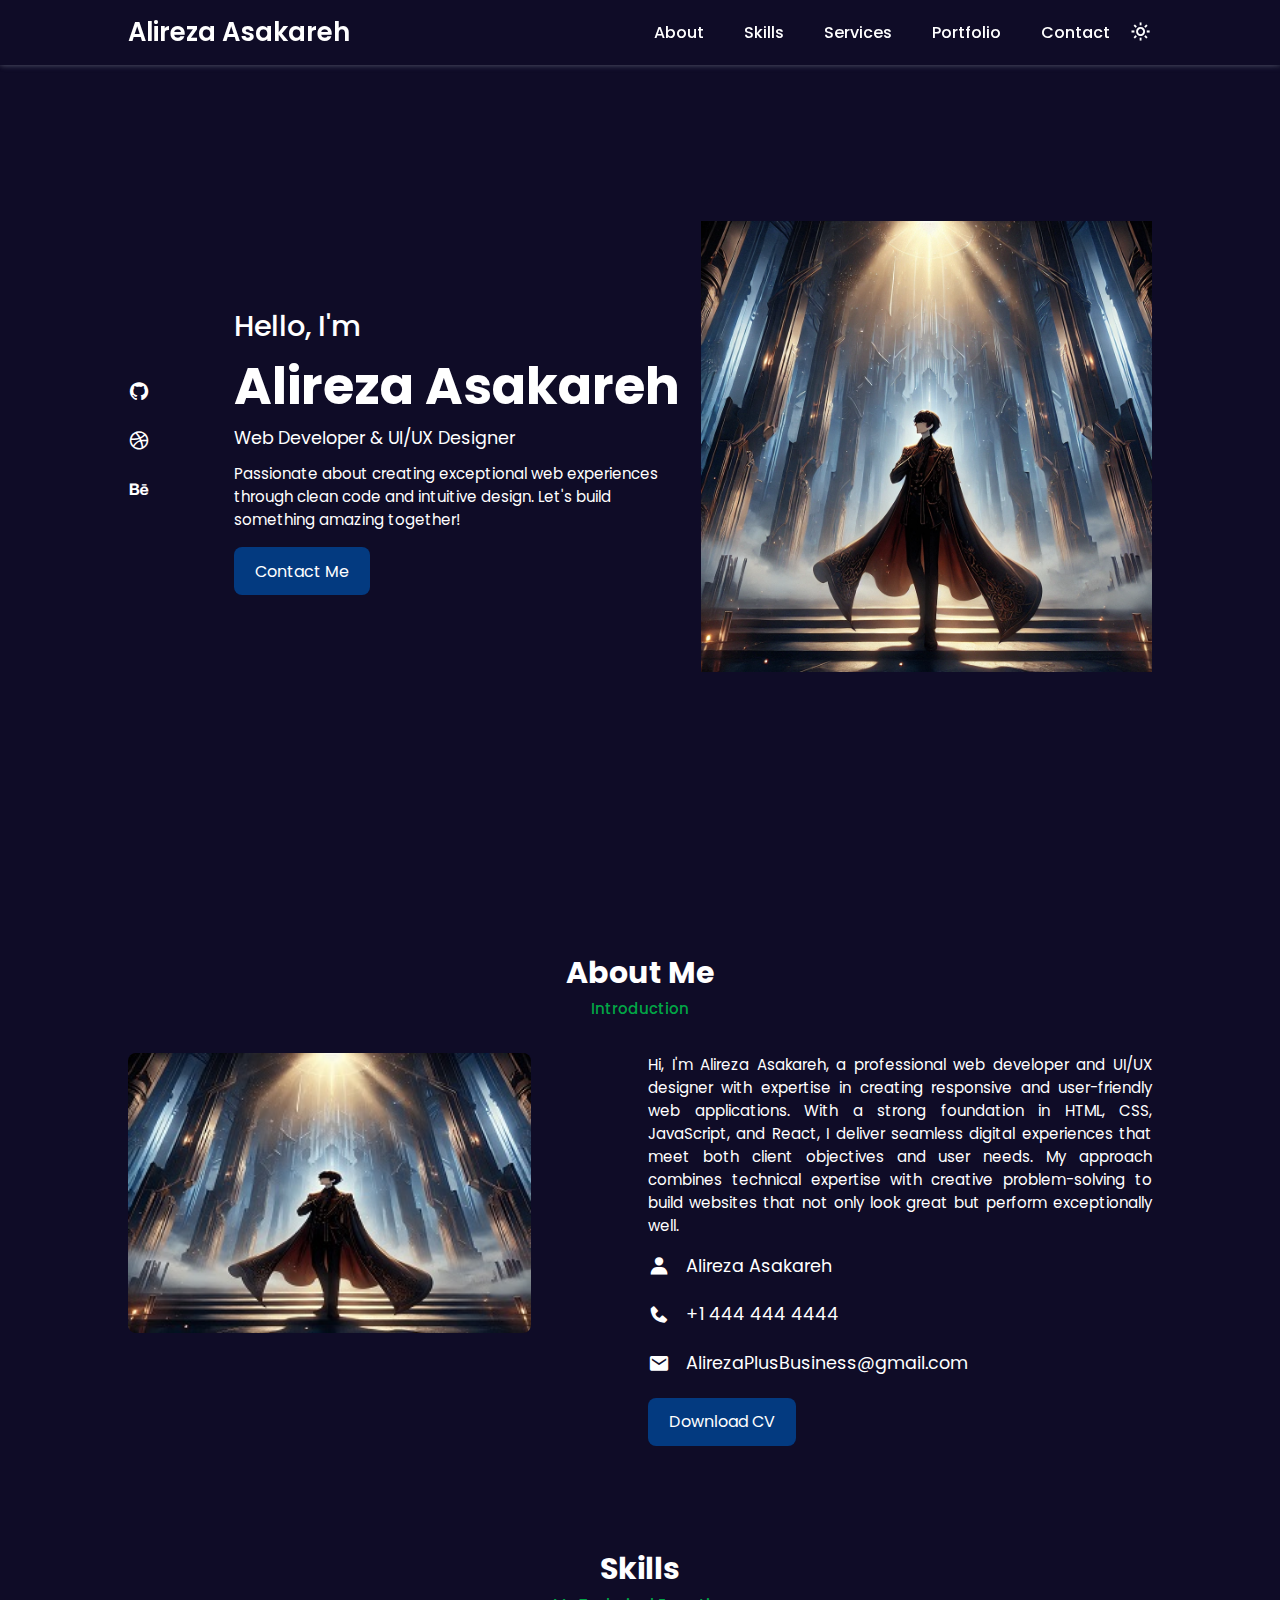
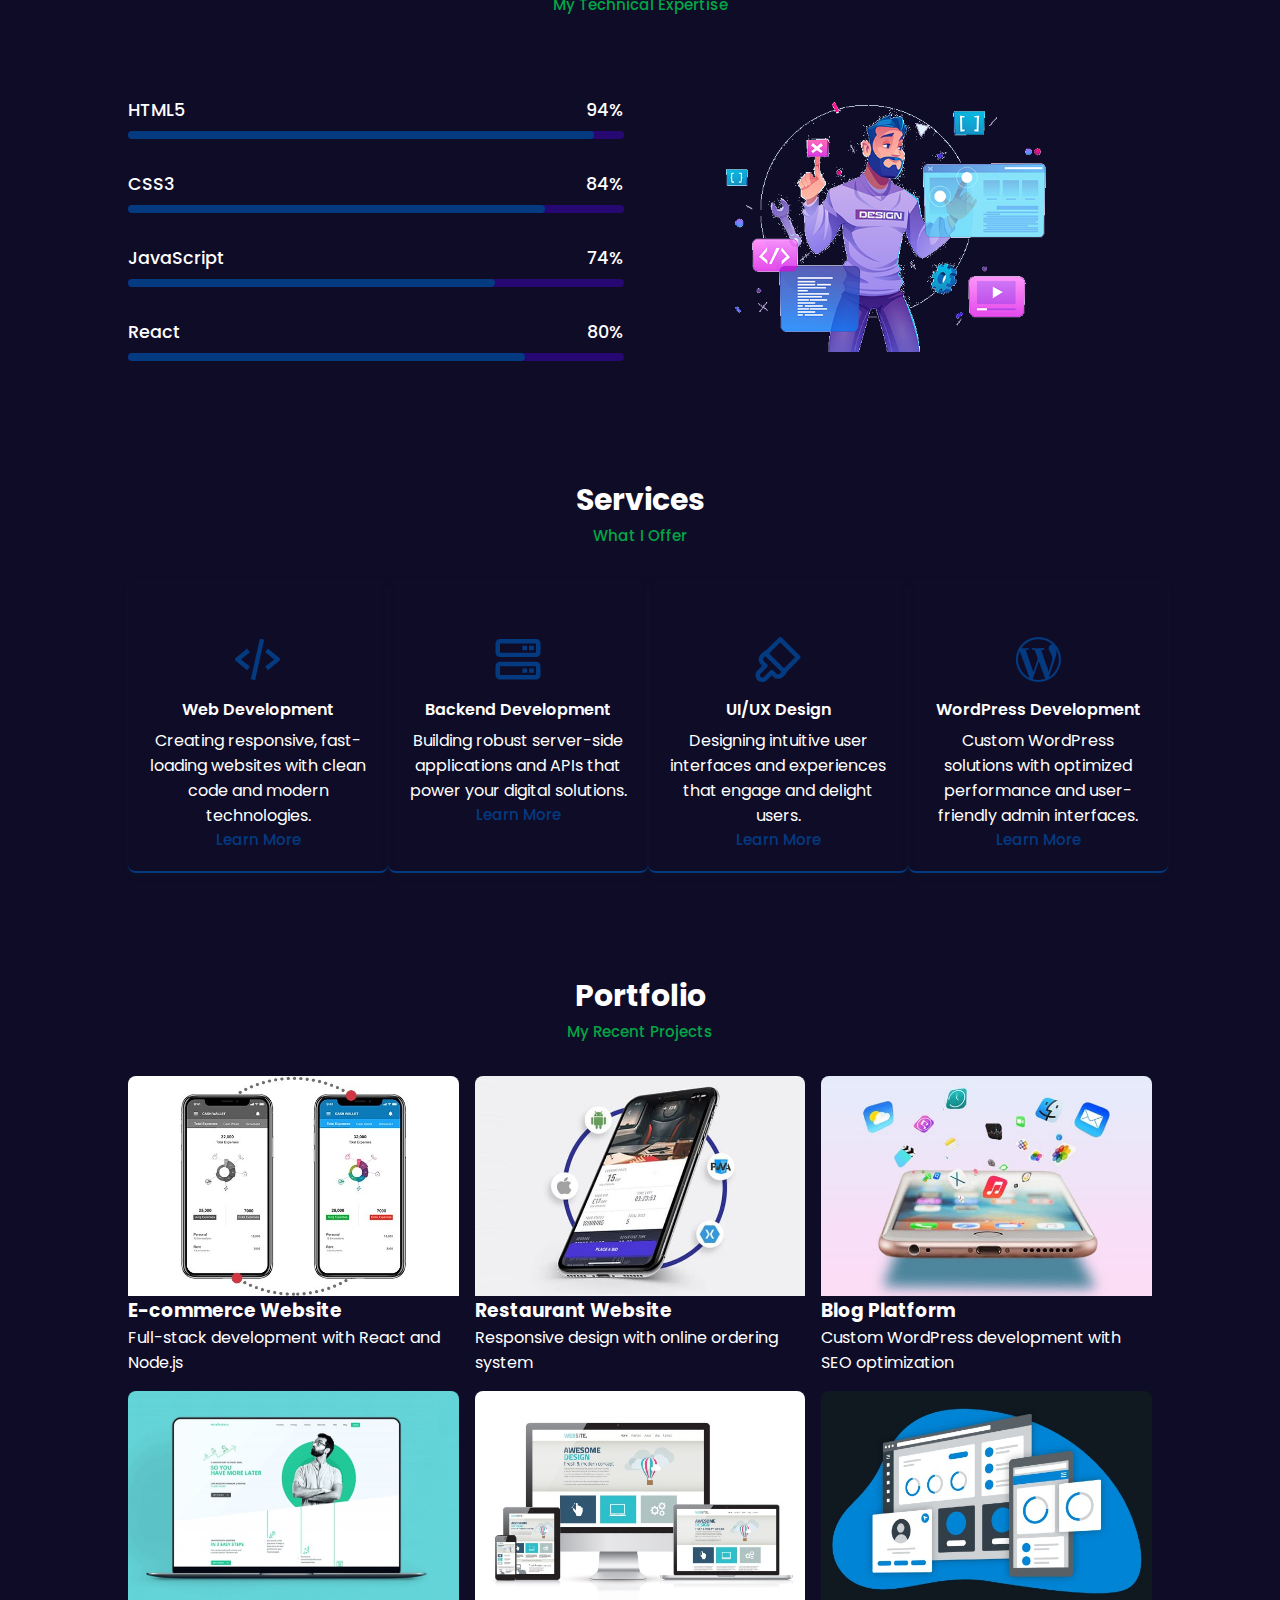
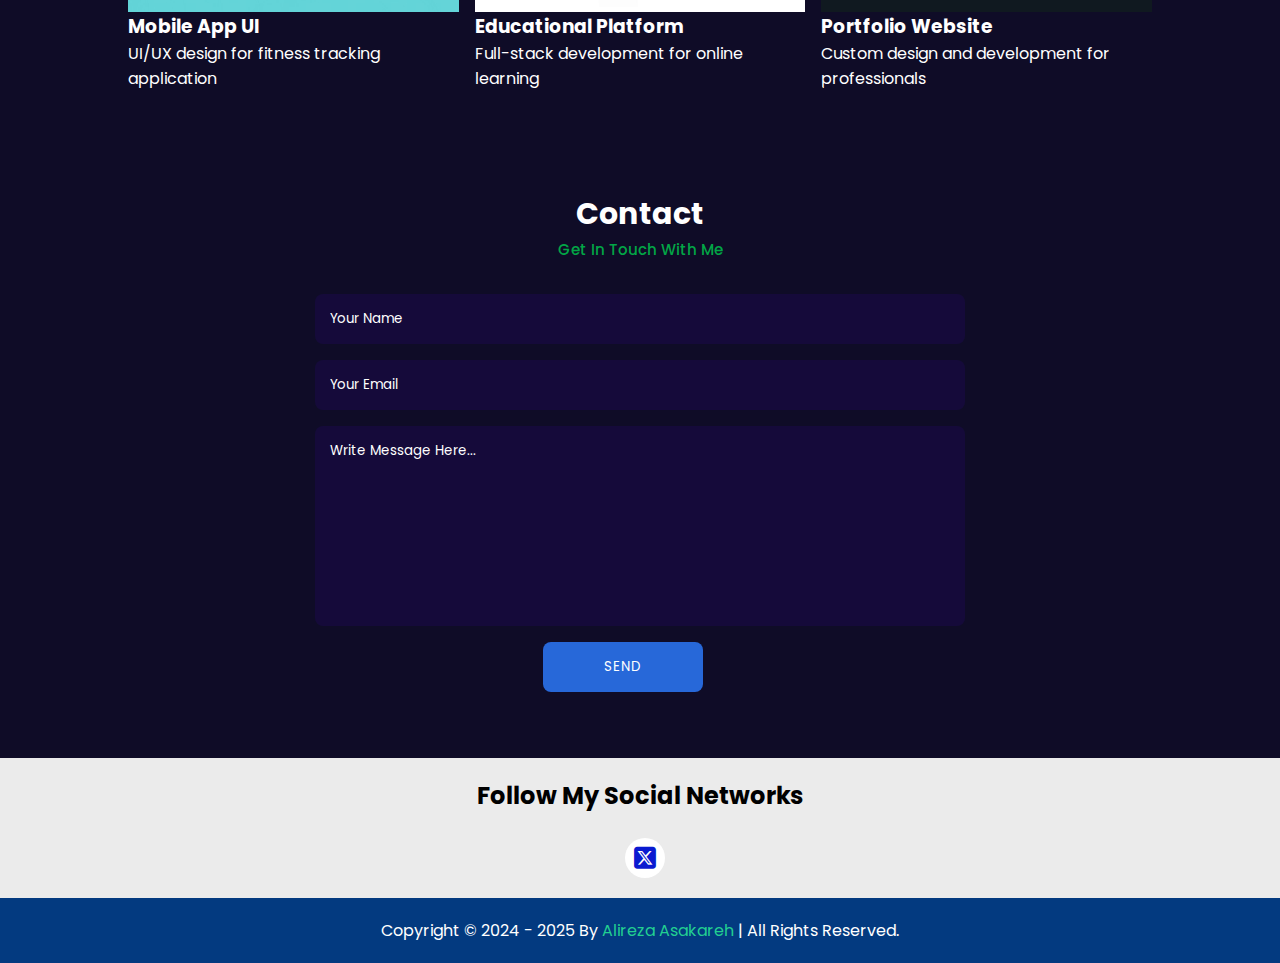
<file: index.html>
<!DOCTYPE html>
<html lang="en">
<head>
    <meta charset="UTF-8">
    <meta http-equiv="X-UA-Compatible" content="IE=edge">
    <meta name="viewport" content="width=device-width, initial-scale=1.0">
    
    <!-- Primary Meta Tags -->
    <title>Alireza Asakareh | Web Developer & UI/UX Designer Portfolio</title>
    <meta name="title" content="Alireza Asakareh | Web Developer & UI/UX Designer Portfolio">
    <meta name="description" content="Official portfolio of Alireza Asakareh, specializing in Web Development, Backend Development, and UI/UX Design. View projects and contact for professional services.">
    <meta name="keywords" content="Alireza Asakareh, Web Developer, UI/UX Designer, Backend Developer, Portfolio, Web Development, JavaScript, React, HTML, CSS">
    <meta name="author" content="Alireza Asakareh">
    <meta name="robots" content="index, follow">
    
    <!-- Open Graph / Facebook -->
    <meta property="og:type" content="website">
    <meta property="og:url" content="https://alirezaplusofficial.github.io/">
    <meta property="og:title" content="Alireza Asakareh | Web Developer & UI/UX Designer">
    <meta property="og:description" content="Official portfolio of Alireza Asakareh, specializing in Web Development, Backend Development, and UI/UX Design. View projects and contact for professional services.">
    <meta property="og:image" content="https://alirezaplusofficial.github.io/11.png">
    
    <!-- Twitter -->
    <meta property="twitter:card" content="summary_large_image">
    <meta property="twitter:url" content="https://alirezaplusofficial.github.io/">
    <meta property="twitter:title" content="Alireza Asakareh | Web Developer & UI/UX Designer">
    <meta property="twitter:description" content="Official portfolio of Alireza Asakareh, specializing in Web Development, Backend Development, and UI/UX Design. View projects and contact for professional services.">
    <meta property="twitter:image" content="https://alirezaplusofficial.github.io/11.png">
    
    <!-- Canonical URL -->
    <link rel="canonical" href="https://alirezaplusofficial.github.io/">
    
    <!-- Favicon -->
    <link rel="icon" type="image/png" href="favicon.png">
    
    <!-- Link To CSS -->
    <link rel="stylesheet" href="./css/style.css">
    
    <!-- Box Icons -->
    <link rel="stylesheet" href="https://cdn.jsdelivr.net/npm/boxicons@latest/css/boxicons.min.css">
    
    <!-- Fontawesome -->
    <link rel="stylesheet" href="https://cdnjs.cloudflare.com/ajax/libs/font-awesome/6.5.2/css/all.min.css">
    
    <!-- Schema.org markup for Google -->
    <script type="application/ld+json">
    {
      "@context": "https://schema.org",
      "@type": "Person",
      "name": "Alireza Asakareh",
      "url": "https://alirezaplusofficial.github.io",
      "image": "https://alirezaplusofficial.github.io/11.png",
      "jobTitle": "Web Developer & UI/UX Designer",
      "worksFor": {
        "@type": "Organization",
        "name": "Alireza Asakareh"
      },
      "sameAs": [
        "https://x.com/AlirezaPlus",
        "https://github.com/alirezaplusofficial"
      ]
    }
    </script>
</head>

<body>
    <!-- Navbar -->
    <header>
        <a href="#" class="logo" aria-label="Alireza Asakareh Home">Alireza Asakareh</a>
 
        <div class="bx bx-menu" id="menu-icon" aria-label="Toggle menu"></div>
 
        <ul class="navbar">
            <li><a href="#about" aria-label="About section">About</a></li>
            <li><a href="#skills" aria-label="Skills section">Skills</a></li>
            <li><a href="#services" aria-label="Services section">Services</a></li>
            <li><a href="#portfolio" aria-label="Portfolio section">Portfolio</a></li>
            <li><a href="#contact" aria-label="Contact section">Contact</a></li>
            <div class="bx bx-moon" id="darkmode" aria-label="Toggle dark mode"></div>
        </ul>
    </header>
    
    <!-- Home -->
    <section class="home" id="home">
        <div class="social">
            <a href="https://github.com/alirezaplusofficial" aria-label="GitHub profile" rel="noopener"><i class='bx bxl-github'></i></a>
            <a href="#" aria-label="Dribbble profile" rel="noopener"><i class='bx bxl-dribbble'></i></a>
            <a href="#" aria-label="Behance profile" rel="noopener"><i class='bx bxl-behance'></i></a>
        </div>
        <div class="home-img">
            <img src="11.png" alt="Alireza Asakareh profile photo">
        </div>
        <div class="home-text">
            <span>Hello, I'm</span>
            <h1>Alireza Asakareh</h1>
            <h2>Web Developer & UI/UX Designer</h2>
            <p>Passionate about creating exceptional web experiences through clean code and intuitive design. Let's build something amazing together!</p>
            <a href="#contact" class="btn" aria-label="Contact Me">Contact Me</a>
        </div>
    </section>
    
    <!-- About -->
    <section class="about" id="about">
        <div class="heading">
            <h2>About Me</h2>
            <span>Introduction</span>
        </div>
        <!-- About Content -->
        <div class="about-container">
            <div class="about-img">
                <img src="121.jpg" alt="Alireza Asakareh professional photo">
            </div>
            <div class="about-text">
                <p>Hi, I'm Alireza Asakareh, a professional web developer and UI/UX designer with expertise in creating responsive and user-friendly web applications. With a strong foundation in HTML, CSS, JavaScript, and React, I deliver seamless digital experiences that meet both client objectives and user needs. My approach combines technical expertise with creative problem-solving to build websites that not only look great but perform exceptionally well.</p>
                <div class="information">
                    <!-- Box 1 -->
                    <div class="info-box">
                        <i class='bx bxs-user'></i>
                        <span>Alireza Asakareh</span>
                    </div>
                    <!-- Box 2 -->
                    <div class="info-box">
                        <i class='bx bxs-phone'></i>
                        <span>+1 444 444 4444</span>
                    </div>
                    <!-- Box 3 -->
                    <div class="info-box">
                        <i class='bx bxs-envelope'></i>
                        <span>AlirezaPlusBusiness@gmail.com</span>
                    </div>
                </div>
                <a href="#" class="btn" aria-label="Download CV">Download CV</a>
            </div>
        </div>
    </section>
    
    <!-- Skills -->
    <section class="skills" id="skills">
        <div class="heading">
            <h2>Skills</h2>
            <span>My Technical Expertise</span>
        </div>
        <!-- Skills Content -->
        <div class="skills-container">
            <div class="bars">
                <!-- Box 1 -->
                <div class="bars-box">
                    <h3>HTML5</h3>
                    <span>94%</span>
                    <div class="light-bar"></div>
                    <div class="percent-bar html-bar"></div>
                </div>
                <!-- Box 2 -->
                <div class="bars-box">
                    <h3>CSS3</h3>
                    <span>84%</span>
                    <div class="light-bar"></div>
                    <div class="percent-bar css-bar"></div>
                </div>
                <!-- Box 3 -->
                <div class="bars-box">
                    <h3>JavaScript</h3>
                    <span>74%</span>
                    <div class="light-bar"></div>
                    <div class="percent-bar js-bar"></div>
                </div>
                <!-- Box 4 -->
                <div class="bars-box">
                    <h3>React</h3>
                    <span>80%</span>
                    <div class="light-bar"></div>
                    <div class="percent-bar react-bar"></div>
                </div>
            </div>
            <div class="skills-img">
                <img src="123.png" alt="Web development skills illustration">
            </div>
        </div>
    </section>
    
    <!-- Services -->
    <section class="services" id="services">
        <div class="heading">
            <h2>Services</h2>
            <span>What I Offer</span>
        </div>
        <div class="services-content">
            <!-- Box 1 -->
            <div class="services-box">
                <i class='bx bx-code-alt'></i>
                <h3>Web Development</h3>
                <p>Creating responsive, fast-loading websites with clean code and modern technologies.</p>
                <a href="#" aria-label="Learn more about Web Development">Learn More</a>
            </div>
            <!-- Box 2 -->
            <div class="services-box">
                <i class='bx bx-server'></i>
                <h3>Backend Development</h3>
                <p>Building robust server-side applications and APIs that power your digital solutions.</p>
                <a href="#" aria-label="Learn more about Backend Development">Learn More</a>
            </div>
            <!-- Box 3 -->
            <div class="services-box">
                <i class='bx bx-brush'></i>
                <h3>UI/UX Design</h3>
                <p>Designing intuitive user interfaces and experiences that engage and delight users.</p>
                <a href="#" aria-label="Learn more about UI/UX Design">Learn More</a>
            </div>
            <!-- Box 4 -->
            <div class="services-box">
                <i class='bx bxl-wordpress'></i>
                <h3>WordPress Development</h3>
                <p>Custom WordPress solutions with optimized performance and user-friendly admin interfaces.</p>
                <a href="#" aria-label="Learn more about WordPress Development">Learn More</a>
            </div>
        </div>
    </section>
    
    <!-- Portfolio -->
    <section class="portfolio" id="portfolio">
        <div class="heading">
            <h2>Portfolio</h2>
            <span>My Recent Projects</span>
        </div>
        <div class="portfolio-content">
            <div class="portfolio-img">
                <img src="blog-2.jpg" alt="E-commerce website project by Alireza Asakareh">
                <div class="portfolio-overlay">
                    <h3>E-commerce Website</h3>
                    <p>Full-stack development with React and Node.js</p>
                </div>
            </div>
            <div class="portfolio-img">
                <img src="blog-3.jpg" alt="Restaurant website project by Alireza Asakareh">
                <div class="portfolio-overlay">
                    <h3>Restaurant Website</h3>
                    <p>Responsive design with online ordering system</p>
                </div>
            </div>
            <div class="portfolio-img">
                <img src="blog-4.jpg" alt="Blog website project by Alireza Asakareh">
                <div class="portfolio-overlay">
                    <h3>Blog Platform</h3>
                    <p>Custom WordPress development with SEO optimization</p>
                </div>
            </div>
            <div class="portfolio-img">
                <img src="blog-5.jpg" alt="Mobile app UI project by Alireza Asakareh">
                <div class="portfolio-overlay">
                    <h3>Mobile App UI</h3>
                    <p>UI/UX design for fitness tracking application</p>
                </div>
            </div>
            <div class="portfolio-img">
                <img src="blog-6.jpg" alt="Educational platform project by Alireza Asakareh">
                <div class="portfolio-overlay">
                    <h3>Educational Platform</h3>
                    <p>Full-stack development for online learning</p>
                </div>
            </div>
            <div class="portfolio-img">
                <img src="blog-7.jpg" alt="Portfolio website project by Alireza Asakareh">
                <div class="portfolio-overlay">
                    <h3>Portfolio Website</h3>
                    <p>Custom design and development for professionals</p>
                </div>
            </div>
        </div>
    </section>
    
    <!-- Contact -->
    <section class="contact" id="contact">
        <div class="heading">
            <h2>Contact</h2>
            <span>Get In Touch With Me</span>
        </div>
        <div class="contact-form">
            <form action="mailto:AlirezaPlusBusiness@gmail.com" method="post">
                <input type="text" name="vName" id="vName" placeholder="Your Name" required aria-label="Your Name">
                <input type="email" name="vEmail" id="vEmail" placeholder="Your Email" required aria-label="Your Email">
                <textarea name="vMessage" id="vMessage" cols="30" rows="10" placeholder="Write Message Here..." required aria-label="Your Message"></textarea>
                <input name="submit" type="submit" id="Ersal" onclick="Manage()" value="Send" class="contact-button" aria-label="Send Message">
            </form>
        </div>
    </section>
    
    <!-- Footer -->
    <div class="footer">
        <h2>Follow My Social Networks</h2>
        <div class="footer-social">
            <a href="https://x.com/realunfazed" aria-label="Twitter/X profile" rel="noopener"><i class="fa-brands fa-square-x-twitter"></i></a>
        </div>
    </div>
    
    <!-- Copyright -->
    <div class="copyright">
        <p>Copyright © 2024 - 2025 By <a href="https://alirezaplusofficial.github.io" aria-label="Alireza Asakareh homepage">Alireza Asakareh</a> | All Rights Reserved.</p>
    </div>
    
    <!-- Link To JS -->
    <script src="./js/script.js"></script>
    
    <!-- Structured data for rich snippets -->
    <script type="application/ld+json">
    {
      "@context": "https://schema.org",
      "@type": "WebSite",
      "name": "Alireza Asakareh Portfolio",
      "url": "https://alirezaplusofficial.github.io",
      "potentialAction": {
        "@type": "SearchAction",
        "target": "https://alirezaplusofficial.github.io/search?q={search_term_string}",
        "query-input": "required name=search_term_string"
      }
    }
    </script>
    
    <!-- Services structured data -->
    <script type="application/ld+json">
    {
      "@context": "https://schema.org",
      "@type": "ItemList",
      "itemListElement": [
        {
          "@type": "Service",
          "position": 1,
          "name": "Web Development",
          "description": "Creating responsive, fast-loading websites with clean code and modern technologies.",
          "provider": {
            "@type": "Person",
            "name": "Alireza Asakareh"
          }
        },
        {
          "@type": "Service",
          "position": 2,
          "name": "Backend Development",
          "description": "Building robust server-side applications and APIs that power your digital solutions.",
          "provider": {
            "@type": "Person",
            "name": "Alireza Asakareh"
          }
        },
        {
          "@type": "Service",
          "position": 3,
          "name": "UI/UX Design",
          "description": "Designing intuitive user interfaces and experiences that engage and delight users.",
          "provider": {
            "@type": "Person",
            "name": "Alireza Asakareh"
          }
        },
        {
          "@type": "Service",
          "position": 4,
          "name": "WordPress Development",
          "description": "Custom WordPress solutions with optimized performance and user-friendly admin interfaces.",
          "provider": {
            "@type": "Person",
            "name": "Alireza Asakareh"
          }
        }
      ]
    }
    </script>
    
    <!-- GitHub Pages site verification -->
    <meta name="google-site-verification" content="your-verification-code-here">
    
    <!-- Additional SEO tags for GitHub Pages -->
    <meta name="github-repo" content="alirezaplusofficial.github.io">
    <meta name="application-name" content="Alireza Asakareh Portfolio">
</body>
</html>
</file>
<file: css/style.css>
/* Google Fonts */
@import url("https://fonts.googleapis.com/css2?family=Poppins:wght@200;300;400;500;600;700&display=swap");
* {
  margin: 0;
  padding: 0;
  box-sizing: border-box;
  list-style: none;
  text-decoration: none;
  scroll-behavior: smooth;
  scroll-padding-top: 2rem;
  font-family: "Poppins", sans-serif;
}
:root {
  --main-color: #033a80;
  --bg-color: #fff;
  --text-color: #0f0c27;
  --hover: hsl(260, 100%, 51%);
 
  --big-font: 3.2rem;
  --medium-font: 1.8rem;
  --p-font: 0.941rem;
}
section {
  padding: 50px 10%;
}
body.active {
  --text-color: #fff;
  --bg-color: #0f0c27;
}
body {
  background: var(--bg-color);
  color: var(--text-color);
}
*::selection {
  color: var(--bg-color);
  background: var(--main-color);
}
.heading {
  text-align: center;
}
.heading h2 {
  font-size: 30px;
}
 
.heading span {
  font-size: var(--p-font);
  color: rgb(2, 166, 70);
}
header {
  position: fixed;
  width: 100%;
  top: 0;
  right: 0;
  z-index: 1000;
  display: flex;
  align-items: center;
  justify-content: space-between;
  background: var(--bg-color);
  padding: 13px 10%;
  transition: 0.2s;
  box-shadow: -3px -3px 7px #ffffff73,
				2px 2px 5px rgba(94, 104, 121, 0.288);
}
header.shadow {
  box-shadow: 0 0 4px rgb(14 55 54 / 15%);
}
.logo {
  font-size: 1.61rem;
  font-weight: 600;
  color: var(--text-color);
}
.navbar {
  display: flex;
}
.navbar a {
  font-size: 1rem;
  padding: 10px 20px;
  color: var(--text-color);
  font-weight: 500;
}
.navbar a:hover {
  color: var(--hover);
}
#menu-icon {
  font-size: 24px;
  cursor: pointer;
  z-index: 10001;
  display: none;
}
#darkmode {
  font-size: 22px;
  cursor: pointer;
}
.home {
  position: relative;
  width: 100%;
  min-height: 100vh;
  display: grid;
  grid-template-columns: 0.2fr 1fr 1fr;
  align-items: center;
  gap: 1rem;
}
.home-img {
  order: 3;
}
.home-img img {
  width: 100%;
}
.home-text span {
  font-size: var(--medium-font);
  font-weight: 500;
}
.home-text h1 {
  font-size: var(--big-font);
}
.home-text h2 {
  font-size: 1.1rem;
  font-weight: 400;
}
.home-text p {
  font-size: var(--p-font);
  font-weight: 400;
  margin: 0.7rem 0 1rem;
}
.social {
  display: flex;
  flex-direction: column;
}
.social a {
  margin-bottom: 1rem;
  font-size: 22px;
  color: var(--text-color);
}
.social a:hover {
  color: var(--hover);
}
.btn {
  display: inline-block;
  background: var(--main-color);
  color: #fff;
  padding: 0.7rem 1.3rem;
  border-radius: 0.5rem;
}
.btn:hover {
  background: var(--hover);
}
 

.about-container {
  display: grid;
  grid-template-columns: repeat(2, 1fr);
  gap: 1rem;
  margin-top: 2rem;
}
 
.about-img img {
  width: 80%;
  border-radius: 0.5rem;
}
.about-text p {
  font-size: var(--p-font);
  font-weight: 400;
  text-align: justify;
}
.information {
  margin: 1rem 0 1.4rem;
}
.information .info-box {
  display: flex;
  align-items: center;
  margin-bottom: 1.4rem;
}
.information .info-box .bx {
  font-size: 22px;
}
.information .info-box span {
  font-weight: 400;
  margin-left: 1rem;
}
.skills-container {
  display: grid;
  grid-template-columns: repeat(2, 1fr);
  align-items: center;
  gap: 2rem;
  margin-top: 4rem;
}
.skills-img img {
  width: 80%;
  padding-left: 4rem;
  object-position: center;
}
.bars-box {
  position: relative;
  display: flex;
  justify-content: space-between;
  align-items: center;
  padding: 1rem 0;
  margin-bottom: 1rem;
}
.bars-box h3,
span {
  font-size: 1.1rem;
  font-weight: 500;
}
.light-bar {
  position: absolute;
  bottom: 0;
  left: 0;
  width: 100%;
  height: 0.5rem;
  background: hsla(260, 100%, 44%, 0.4);
  border-radius: 0.5rem;
}
.percent-bar {
  position: absolute;
  bottom: 0;
  left: 0;
  height: 0.5rem;
  background: var(--main-color);
  border-radius: 0.5rem;
}
.html-bar {
  width: 94%;
}
.css-bar {
  width: 84%;
}
.js-bar {
  width: 74%;
}
.react-bar {
  width: 80%;
}
.services-content {
  display: grid;
  grid-template-columns: repeat(auto-fit, minmax(200px, auto));
  justify-content: center;
  gap: 1rem;
  margin-top: 2rem;
}
.services-box {
  padding: 20px;
  width: 260px;
  display: flex;
  flex-direction: column;
  align-items: center;
  text-align: center;
  border-radius: 0.5rem;
  border-bottom: 2px solid var(--main-color);
  box-shadow: 0 2px 7px rgb(14 55 54 / 15%);
}
.services-box:hover{
 background-color: #02225a;
}

.services-box h3 {
  font-size: 1rem;
  font-weight: 600;
  margin: 0.7rem 0 0.4rem;
}
.services-box:hover h3{
  color: #fff;
}
.services-box .bx {
  padding-top: 2rem;
  font-size: 54px;
  color: var(--main-color);
}
.services-box:hover .bx{
  color: #22cf91;
}
.services-box a {
  color: var(--main-color);
  font-size: var(--p-font);
  font-weight: 500;
}
.services-box:hover a{
  color: #8b8a8f;
}
.portfolio-content {
  display: grid;
  grid-template-columns: repeat(auto-fit, minmax(280px, auto));
  gap: 1rem;
  margin-top: 2rem;
}
.portfolio-img {
  overflow: hidden;
  border-radius: 0.5rem;
}
.portfolio-img img {
  width: 100%;
  display: block;
}
.portfolio-img img:hover {
  transform: scale(1.1);
  transition: 1s;
}
.contact-form {
  display: grid;
  place-items: center;
  margin-top: 2rem;
}
.contact-form form {
  display: flex;
  flex-direction: column;
  width: 650px;
}
form input,
textarea {
  padding: 15px;
  border-radius: 0.5rem;
  width: 100%;
  border: none;
  outline: none;
  background: hsla(260, 100%, 44%, 0.1);
  margin-bottom: 1rem;
  color: var(--text-color);
}
form input::placeholder,
textarea::placeholder {
  color: var(--text-color);
}
form textarea {
  resize: none;
  height: 200px;
}
.contact-button {
  width: 160px;
  cursor: pointer;
  background: #2768d9;
  color: #fff;
  justify-content: center;
  text-transform: uppercase;
  letter-spacing: 1px;
  margin-left: 35%;
}
.contact-button:hover {
  background: var(--hover);
}
.footer {
  display: grid;
  place-items: center;
  padding: 20px;
  background: #ebebeb;
  color: #000;
}
.footer h2 {
  font-size: 1.5rem;
  margin-bottom: 1.6rem;
}
.footer-social a i{
  color: rgb(10, 26, 208);
  font-size: 25px;
  margin-left: 10px;
  text-align: center;
  line-height: 40px;
  background-color: #fff;
  border-radius: 50%;
  width: 40px;
  height: 40px;
}
.copyright {
  padding: 20px;
  background: var(--main-color);
  text-align: center;
  color: #fff;
}
.copyright a{
  color: #22cf91;
}
/* Making Responsive */
@media (max-width: 991px) {
  header {
    padding: 18px 4%;
  }
  section {
    padding: 50px 4%;
  }
}
@media (max-width: 881px) {
  :root {
    --big-font: 2.7rem;
    --medium-font: 1.4rem;
  }
}
@media (max-width: 768px) {
  :root {
    --big-font: 2.4rem;
    --medium-font: 1.2rem;
  }
  header {
    padding: 11px 4%;
  }
  #menu-icon {
    display: initial;
    color: var(--text-color);
  }
  header .navbar {
    position: absolute;
    top: -500px;
    left: 0;
    right: 0;
    display: flex;
    flex-direction: column;
    background: var(--bg-color);
    box-shadow: 0 4px 4px rgb(0 0 0 / 10%);
    transition: 0.2s ease;
    text-align: center;
  }
  .navbar.active {
    top: 100%;
  }
  .navbar a {
    padding: 1.5rem;
    display: block;
    background: var(--bg-color);
  }
  #darkmode {
    position: absolute;
    top: 1.4rem;
    right: 2rem;
  }
  .scroll-down {
    display: none;
  }
  .home {
    grid-template-columns: 0.5fr 3fr;
  }
  .home-text {
    grid-column: 1/3;
    padding-left: 1.4rem;
  }
  .home-img {
    order: initial;
  }
  .about-container {
    grid-template-columns: 1fr;
  }
  .about-img {
    display: flex;
    justify-content: center;
  }
  .skills-container {
    grid-template-columns: 1fr;
  }
  .skills-img img {
    padding-left: 0;
  }
  .skills-img {
    padding-top: 2rem;
    display: flex;
    justify-content: center;
  }
  .contact-form form{
    width: 300px;
  }
  .contact-button{
    margin-left: 25%;
  }
}
@media (max-width: 340px) {
  :root {
    --big-font: 1.7rem;
    --medium-font: 1.1rem;
  }
  .home-text span {
    font-size: 1rem;
  }
  .home-text h2 {
    font-size: 0.9rem;
    font-weight: 500;
  }
  .information .info-box span {
    font-size: 1rem;
  }
  .portfolio-content {
    grid-template-columns: repeat(auto-fit, minmax(200px, auto));
  }
  .contact-form form{
    width: 300px;
  }
  .contact-button{
    margin-left: 25%;
  }
}
</file>
